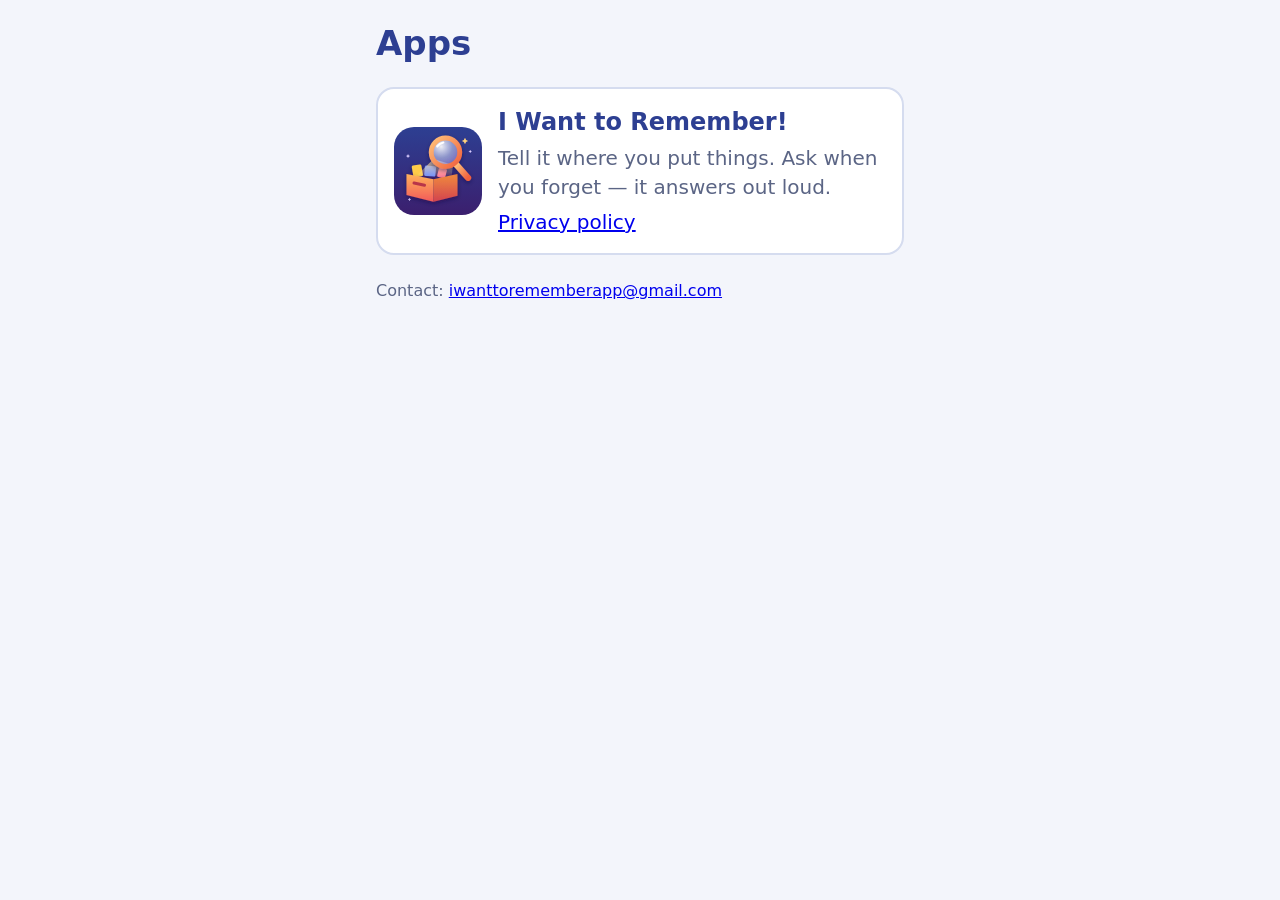
<file: index.html>
<!doctype html>
<html lang="en">
<head>
  <meta charset="utf-8">
  <meta name="viewport" content="width=device-width, initial-scale=1">
  <title>Mikhail's Apps</title>
  <link rel="icon" href="remember/icon.svg">
  <link rel="stylesheet" href="remember/style.css">
  <style>
    .app { text-align: left; }
    .card { display: flex; gap: 16px; align-items: center; background: var(--card); border: 2px solid var(--border); border-radius: 18px; padding: 16px; margin-top: 24px; }
    .card img { width: 88px; height: 88px; border-radius: 20px; flex: none; }
    .card h2 { margin: 0 0 4px; color: var(--accent); font-size: 24px; }
    .card p { margin: 0 0 6px; color: var(--muted); }
  </style>
</head>
<body>
  <main class="app">
    <h1>Apps</h1>
    <div class="card">
      <img src="remember/icon.svg" alt="">
      <div>
        <h2>I Want to Remember!</h2>
        <p>Tell it where you put things. Ask when you forget — it answers out loud.</p>
        <a href="remember/privacy.html">Privacy policy</a>
      </div>
    </div>
    <p class="muted" style="margin-top:24px">Contact: <a href="mailto:iwanttorememberapp@gmail.com">iwanttorememberapp@gmail.com</a></p>
  </main>
</body>
</html>
</file>
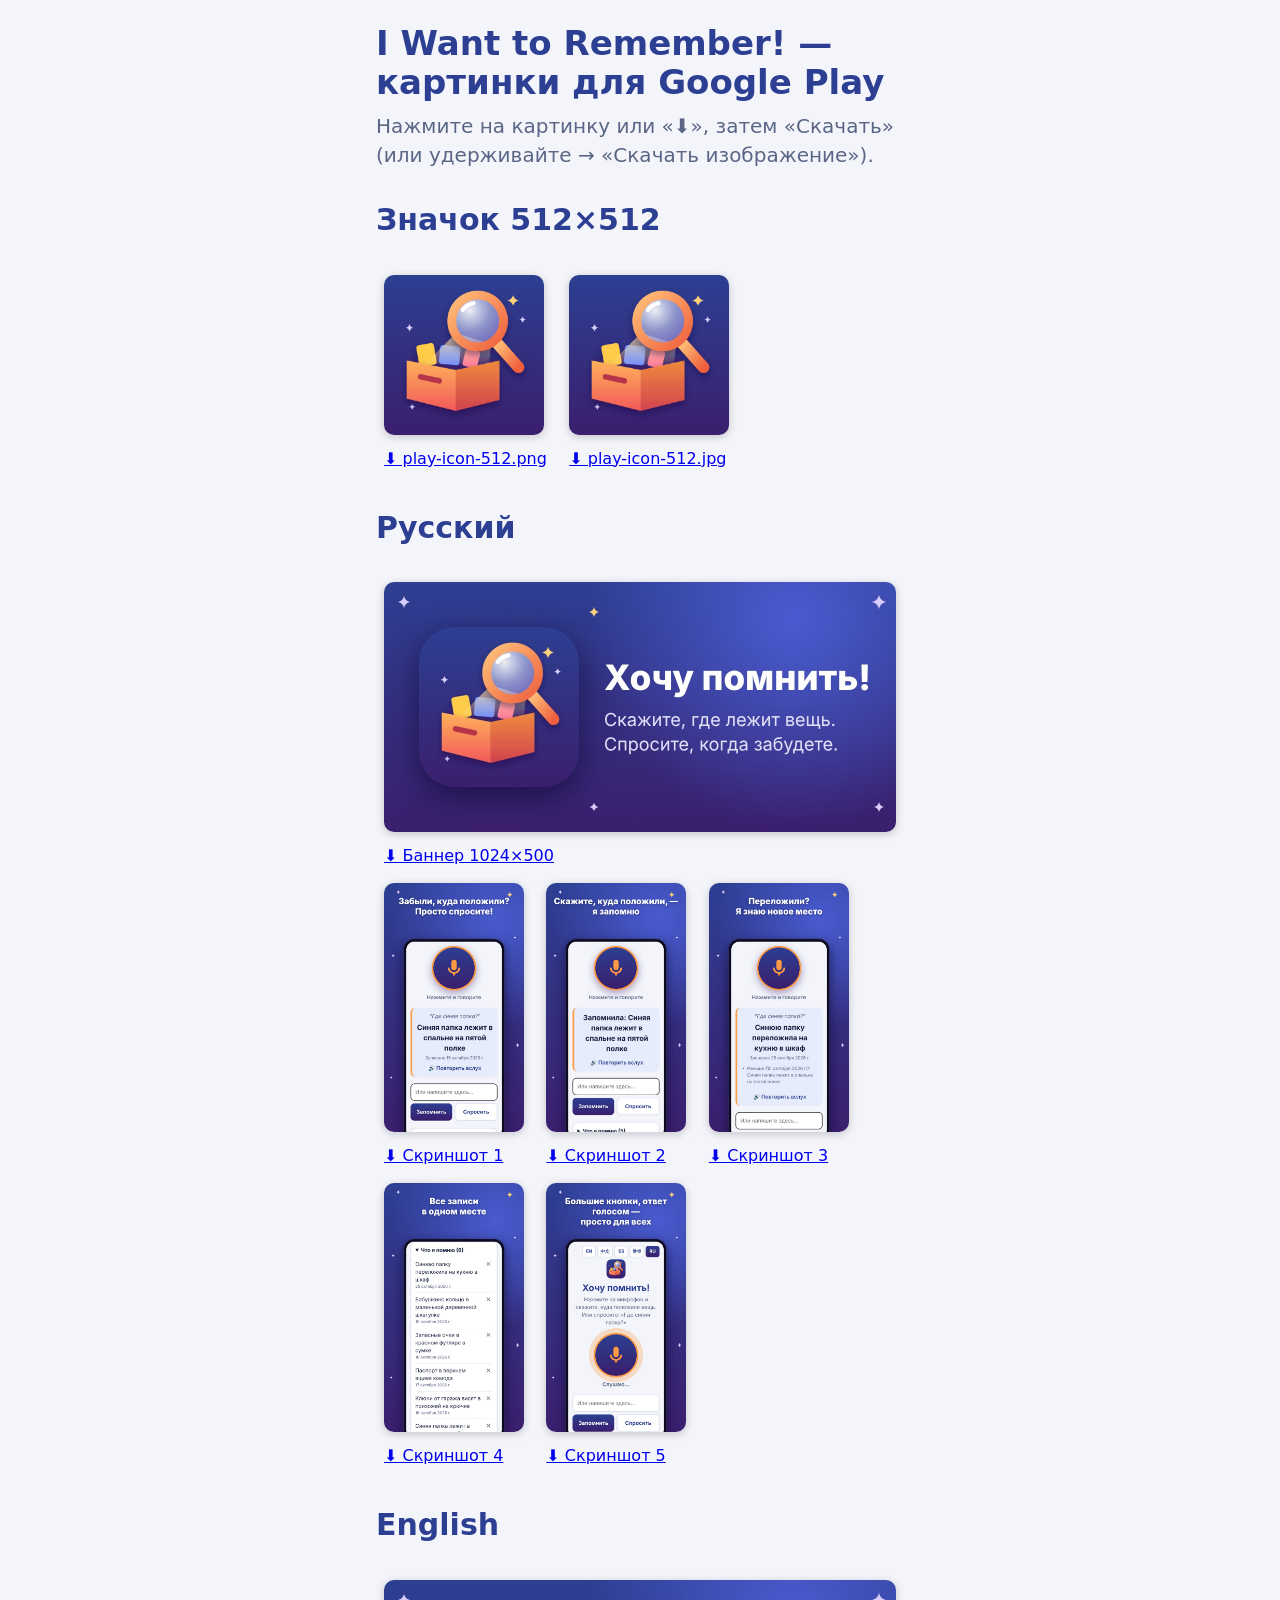
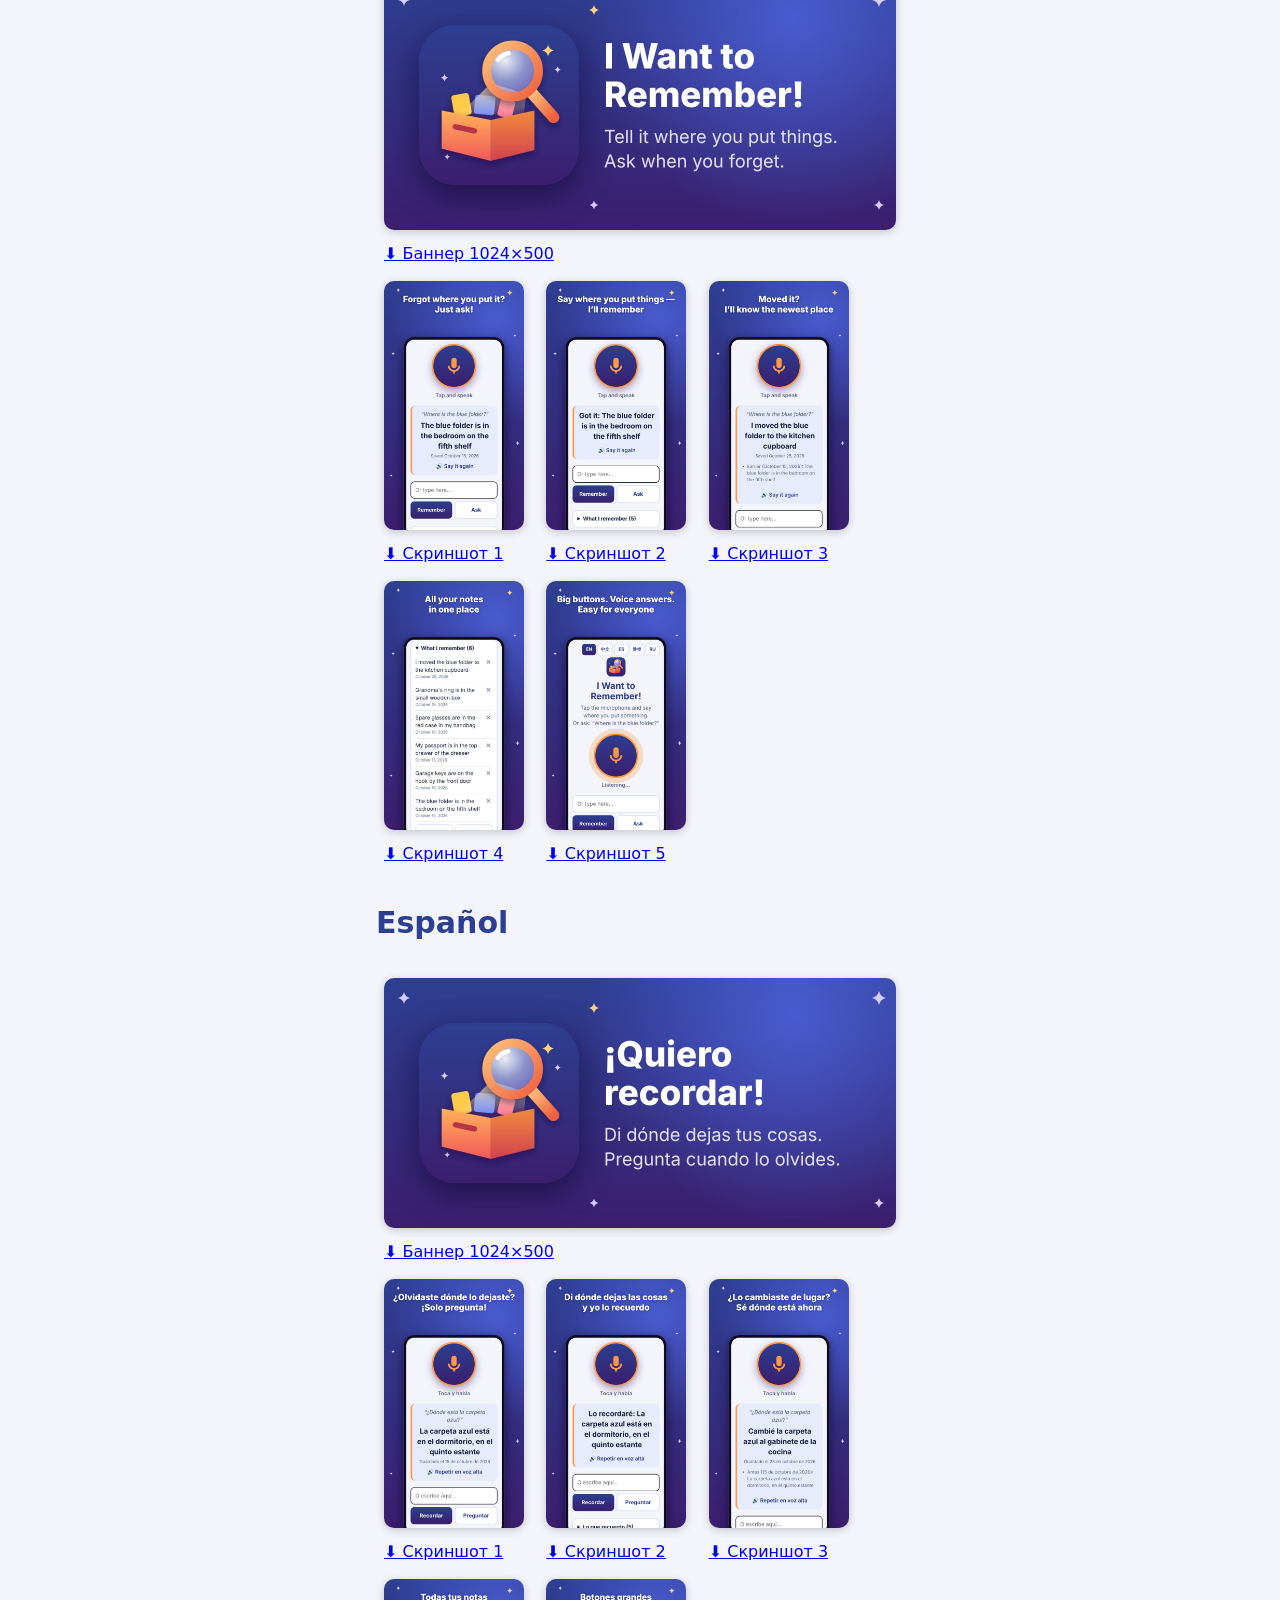
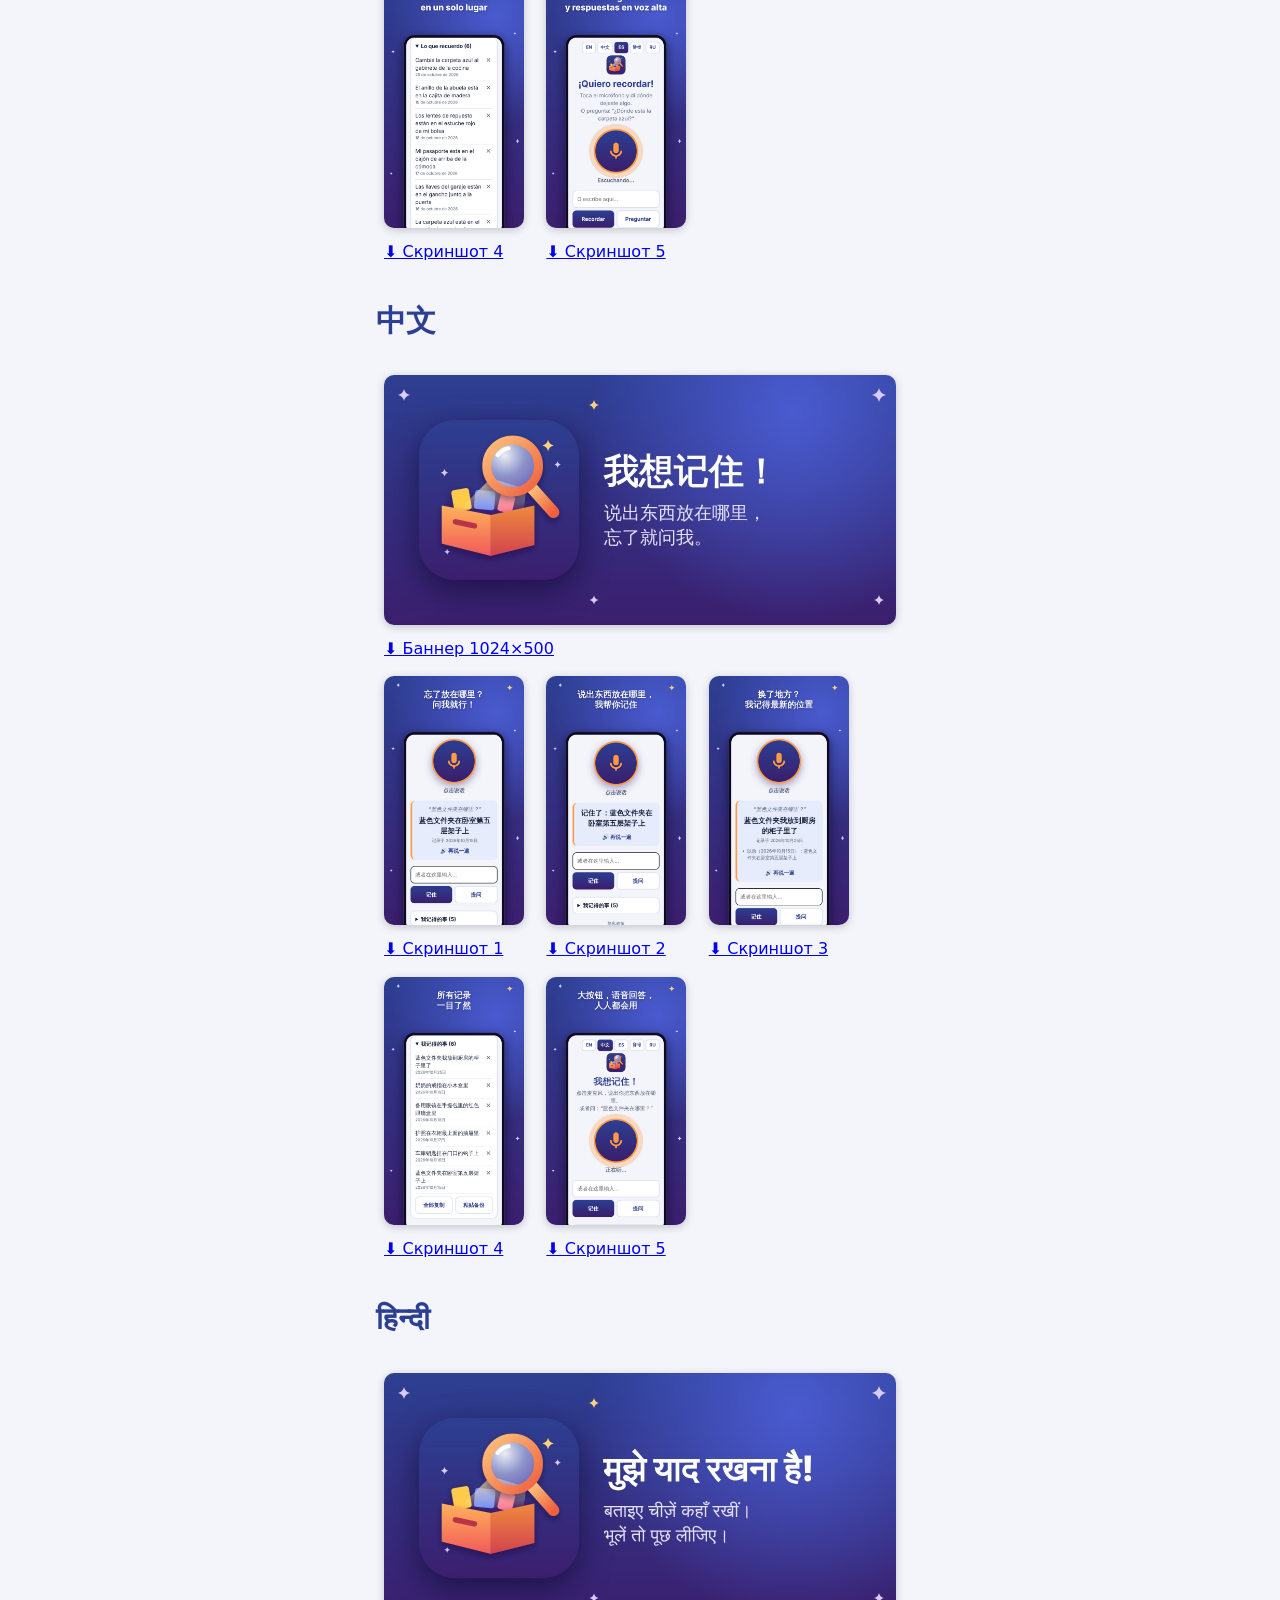
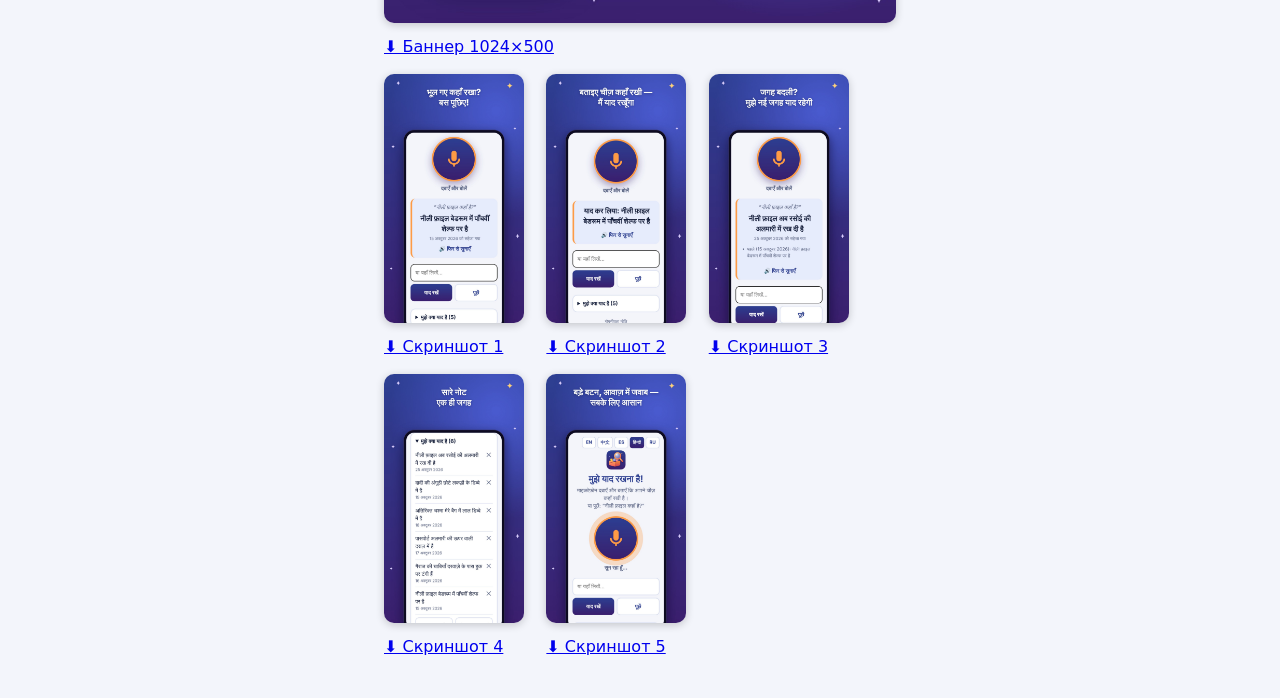
<file: store/index.html>
<!doctype html><html lang="ru"><head><meta charset="utf-8"><meta name="viewport" content="width=device-width, initial-scale=1"><title>Store assets</title><link rel="stylesheet" href="../remember/style.css"><style>.app{text-align:left}figure{display:inline-block;margin:8px;vertical-align:top}figure img{border-radius:10px;box-shadow:0 2px 8px rgb(0 0 0/.2)}figcaption{font-size:16px;margin-top:4px}h2{margin-top:28px;color:var(--accent)}</style></head><body><main class="app">
<h1>I Want to Remember! — картинки для Google Play</h1><p class="hint">Нажмите на картинку или «⬇», затем «Скачать» (или удерживайте → «Скачать изображение»).</p>
<h2>Значок 512×512</h2>
<figure><a href="play-icon-512.png" download><img src="play-icon-512.png" style="width:160px"></a><figcaption><a href="play-icon-512.png" download>⬇ play-icon-512.png</a></figcaption></figure>
<figure><a href="play-icon-512.jpg" download><img src="play-icon-512.jpg" style="width:160px"></a><figcaption><a href="play-icon-512.jpg" download>⬇ play-icon-512.jpg</a></figcaption></figure>
<h2 id="ru">Русский</h2>
<figure><a href="ru/feature-graphic.jpg" download><img src="ru/feature-graphic.jpg" style="width:100%"></a><figcaption><a href="ru/feature-graphic.jpg" download>⬇ Баннер 1024×500</a></figcaption></figure>
<figure><a href="ru/screenshot-1.jpg" download><img src="ru/screenshot-1.jpg" style="width:140px"></a><figcaption><a href="ru/screenshot-1.jpg" download>⬇ Скриншот 1</a></figcaption></figure>
<figure><a href="ru/screenshot-2.jpg" download><img src="ru/screenshot-2.jpg" style="width:140px"></a><figcaption><a href="ru/screenshot-2.jpg" download>⬇ Скриншот 2</a></figcaption></figure>
<figure><a href="ru/screenshot-3.jpg" download><img src="ru/screenshot-3.jpg" style="width:140px"></a><figcaption><a href="ru/screenshot-3.jpg" download>⬇ Скриншот 3</a></figcaption></figure>
<figure><a href="ru/screenshot-4.jpg" download><img src="ru/screenshot-4.jpg" style="width:140px"></a><figcaption><a href="ru/screenshot-4.jpg" download>⬇ Скриншот 4</a></figcaption></figure>
<figure><a href="ru/screenshot-5.jpg" download><img src="ru/screenshot-5.jpg" style="width:140px"></a><figcaption><a href="ru/screenshot-5.jpg" download>⬇ Скриншот 5</a></figcaption></figure>
<h2 id="en">English</h2>
<figure><a href="en/feature-graphic.jpg" download><img src="en/feature-graphic.jpg" style="width:100%"></a><figcaption><a href="en/feature-graphic.jpg" download>⬇ Баннер 1024×500</a></figcaption></figure>
<figure><a href="en/screenshot-1.jpg" download><img src="en/screenshot-1.jpg" style="width:140px"></a><figcaption><a href="en/screenshot-1.jpg" download>⬇ Скриншот 1</a></figcaption></figure>
<figure><a href="en/screenshot-2.jpg" download><img src="en/screenshot-2.jpg" style="width:140px"></a><figcaption><a href="en/screenshot-2.jpg" download>⬇ Скриншот 2</a></figcaption></figure>
<figure><a href="en/screenshot-3.jpg" download><img src="en/screenshot-3.jpg" style="width:140px"></a><figcaption><a href="en/screenshot-3.jpg" download>⬇ Скриншот 3</a></figcaption></figure>
<figure><a href="en/screenshot-4.jpg" download><img src="en/screenshot-4.jpg" style="width:140px"></a><figcaption><a href="en/screenshot-4.jpg" download>⬇ Скриншот 4</a></figcaption></figure>
<figure><a href="en/screenshot-5.jpg" download><img src="en/screenshot-5.jpg" style="width:140px"></a><figcaption><a href="en/screenshot-5.jpg" download>⬇ Скриншот 5</a></figcaption></figure>
<h2 id="es">Español</h2>
<figure><a href="es/feature-graphic.jpg" download><img src="es/feature-graphic.jpg" style="width:100%"></a><figcaption><a href="es/feature-graphic.jpg" download>⬇ Баннер 1024×500</a></figcaption></figure>
<figure><a href="es/screenshot-1.jpg" download><img src="es/screenshot-1.jpg" style="width:140px"></a><figcaption><a href="es/screenshot-1.jpg" download>⬇ Скриншот 1</a></figcaption></figure>
<figure><a href="es/screenshot-2.jpg" download><img src="es/screenshot-2.jpg" style="width:140px"></a><figcaption><a href="es/screenshot-2.jpg" download>⬇ Скриншот 2</a></figcaption></figure>
<figure><a href="es/screenshot-3.jpg" download><img src="es/screenshot-3.jpg" style="width:140px"></a><figcaption><a href="es/screenshot-3.jpg" download>⬇ Скриншот 3</a></figcaption></figure>
<figure><a href="es/screenshot-4.jpg" download><img src="es/screenshot-4.jpg" style="width:140px"></a><figcaption><a href="es/screenshot-4.jpg" download>⬇ Скриншот 4</a></figcaption></figure>
<figure><a href="es/screenshot-5.jpg" download><img src="es/screenshot-5.jpg" style="width:140px"></a><figcaption><a href="es/screenshot-5.jpg" download>⬇ Скриншот 5</a></figcaption></figure>
<h2 id="zh">中文</h2>
<figure><a href="zh/feature-graphic.jpg" download><img src="zh/feature-graphic.jpg" style="width:100%"></a><figcaption><a href="zh/feature-graphic.jpg" download>⬇ Баннер 1024×500</a></figcaption></figure>
<figure><a href="zh/screenshot-1.jpg" download><img src="zh/screenshot-1.jpg" style="width:140px"></a><figcaption><a href="zh/screenshot-1.jpg" download>⬇ Скриншот 1</a></figcaption></figure>
<figure><a href="zh/screenshot-2.jpg" download><img src="zh/screenshot-2.jpg" style="width:140px"></a><figcaption><a href="zh/screenshot-2.jpg" download>⬇ Скриншот 2</a></figcaption></figure>
<figure><a href="zh/screenshot-3.jpg" download><img src="zh/screenshot-3.jpg" style="width:140px"></a><figcaption><a href="zh/screenshot-3.jpg" download>⬇ Скриншот 3</a></figcaption></figure>
<figure><a href="zh/screenshot-4.jpg" download><img src="zh/screenshot-4.jpg" style="width:140px"></a><figcaption><a href="zh/screenshot-4.jpg" download>⬇ Скриншот 4</a></figcaption></figure>
<figure><a href="zh/screenshot-5.jpg" download><img src="zh/screenshot-5.jpg" style="width:140px"></a><figcaption><a href="zh/screenshot-5.jpg" download>⬇ Скриншот 5</a></figcaption></figure>
<h2 id="hi">हिन्दी</h2>
<figure><a href="hi/feature-graphic.jpg" download><img src="hi/feature-graphic.jpg" style="width:100%"></a><figcaption><a href="hi/feature-graphic.jpg" download>⬇ Баннер 1024×500</a></figcaption></figure>
<figure><a href="hi/screenshot-1.jpg" download><img src="hi/screenshot-1.jpg" style="width:140px"></a><figcaption><a href="hi/screenshot-1.jpg" download>⬇ Скриншот 1</a></figcaption></figure>
<figure><a href="hi/screenshot-2.jpg" download><img src="hi/screenshot-2.jpg" style="width:140px"></a><figcaption><a href="hi/screenshot-2.jpg" download>⬇ Скриншот 2</a></figcaption></figure>
<figure><a href="hi/screenshot-3.jpg" download><img src="hi/screenshot-3.jpg" style="width:140px"></a><figcaption><a href="hi/screenshot-3.jpg" download>⬇ Скриншот 3</a></figcaption></figure>
<figure><a href="hi/screenshot-4.jpg" download><img src="hi/screenshot-4.jpg" style="width:140px"></a><figcaption><a href="hi/screenshot-4.jpg" download>⬇ Скриншот 4</a></figcaption></figure>
<figure><a href="hi/screenshot-5.jpg" download><img src="hi/screenshot-5.jpg" style="width:140px"></a><figcaption><a href="hi/screenshot-5.jpg" download>⬇ Скриншот 5</a></figcaption></figure>
</main></body></html>
</file>
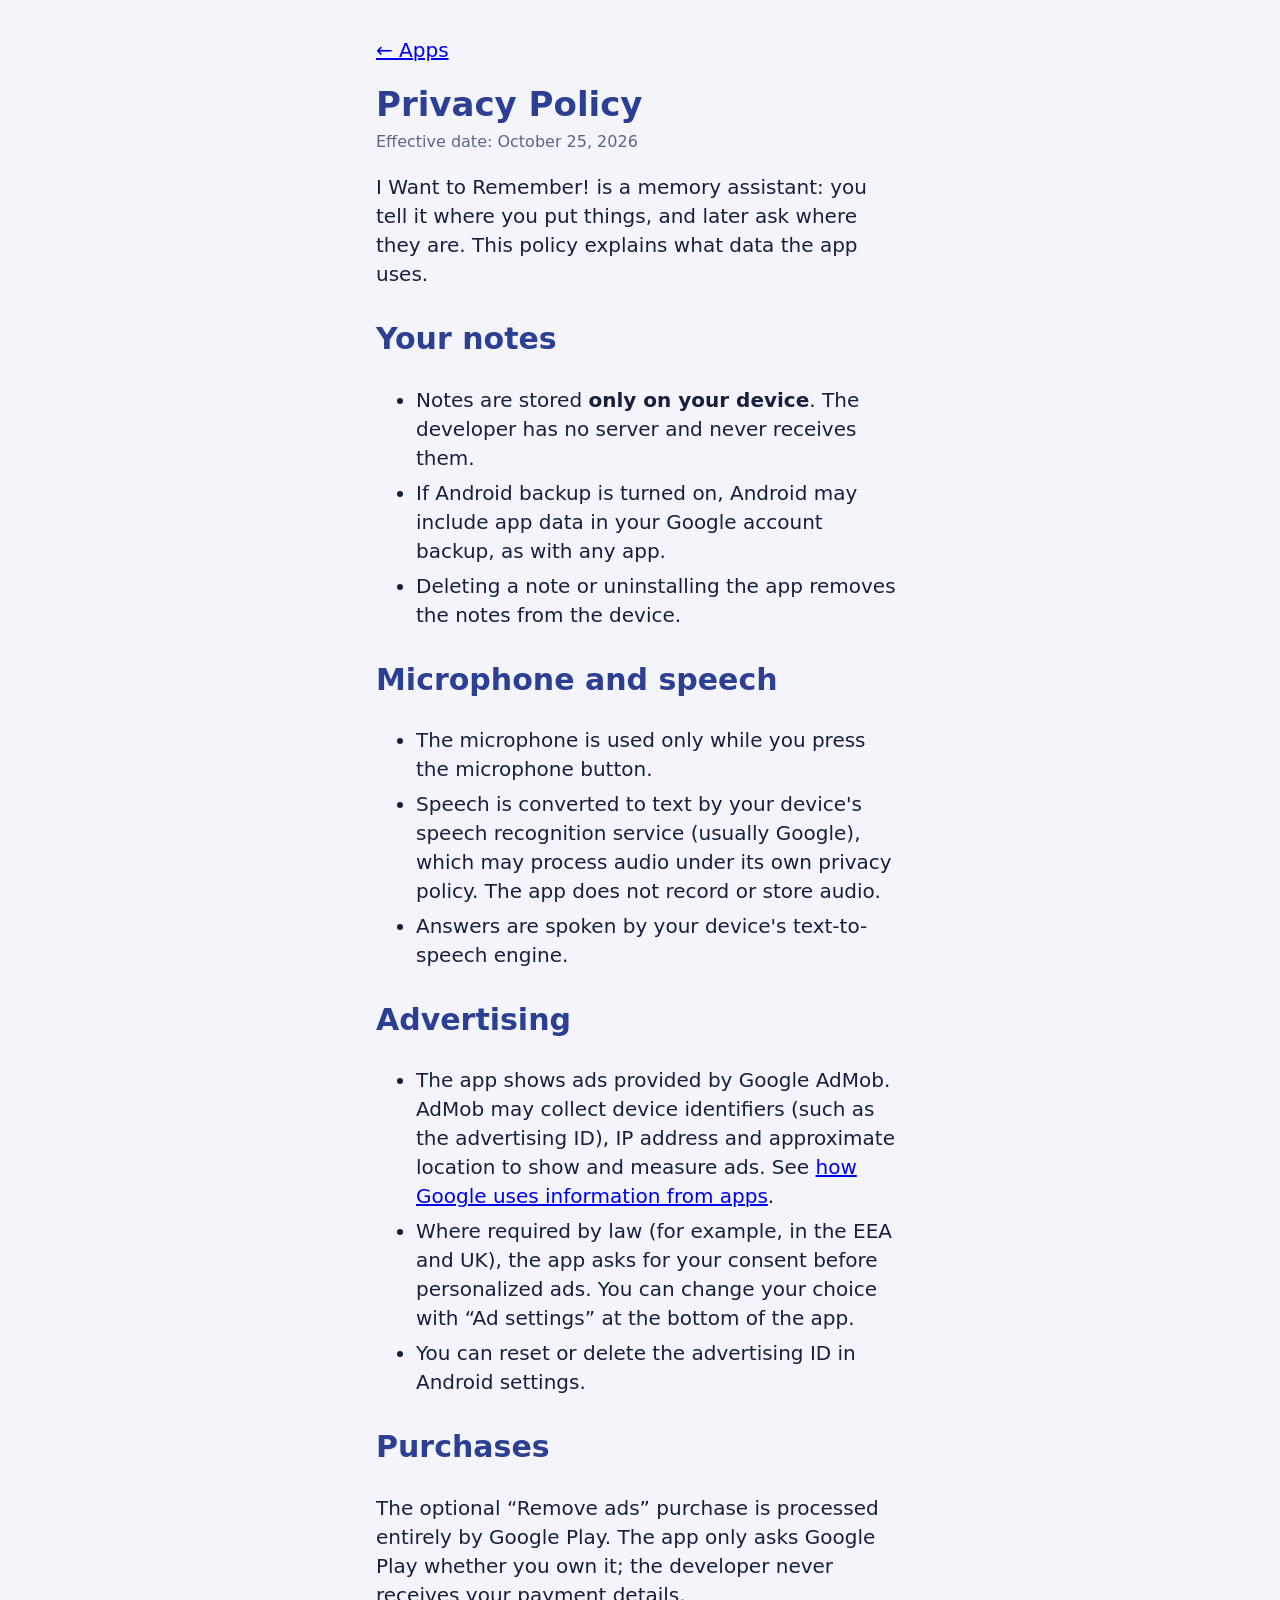
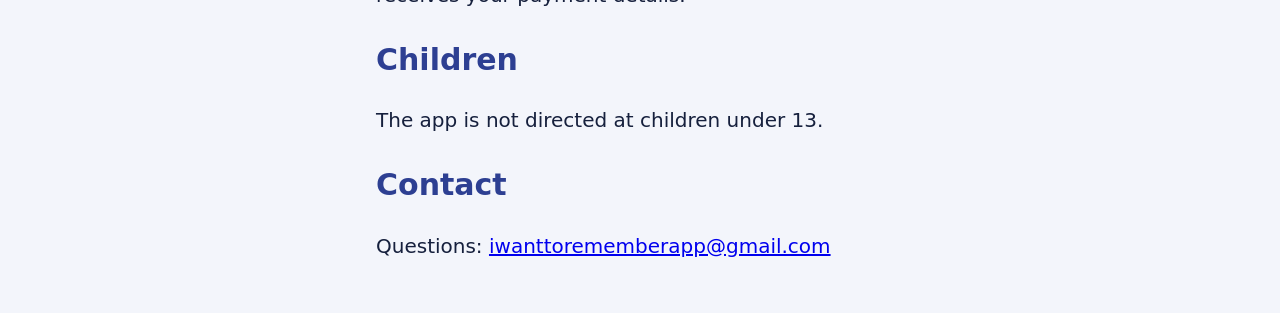
<file: remember/privacy.html>
<!doctype html>
<html lang="en">
<head>
  <meta charset="utf-8">
  <meta name="viewport" content="width=device-width, initial-scale=1">
  <title>I Want to Remember! — Privacy Policy</title>
  <link rel="icon" href="icon.svg">
  <link rel="stylesheet" href="style.css">
  <style>
    .app { text-align: left; }
    h2 { margin-top: 28px; color: var(--accent); }
    li { margin-bottom: 6px; }
  </style>
</head>
<body>
  <main class="app">
    <p><a href="../">← Apps</a></p>

    <h1>Privacy Policy</h1>
    <p class="muted">Effective date: October 25, 2026</p>

    <p>I Want to Remember! is a memory assistant: you tell it where you put things, and later ask where they are.
      This policy explains what data the app uses.</p>

    <h2>Your notes</h2>
    <ul>
      <li>Notes are stored <b>only on your device</b>. The developer has no server and never receives them.</li>
      <li>If Android backup is turned on, Android may include app data in your Google account backup, as with any app.</li>
      <li>Deleting a note or uninstalling the app removes the notes from the device.</li>
    </ul>

    <h2>Microphone and speech</h2>
    <ul>
      <li>The microphone is used only while you press the microphone button.</li>
      <li>Speech is converted to text by your device's speech recognition service (usually Google),
        which may process audio under its own privacy policy. The app does not record or store audio.</li>
      <li>Answers are spoken by your device's text-to-speech engine.</li>
    </ul>

    <h2>Advertising</h2>
    <ul>
      <li>The app shows ads provided by Google AdMob. AdMob may collect device identifiers (such as the advertising ID),
        IP address and approximate location to show and measure ads.
        See <a href="https://policies.google.com/technologies/partner-sites">how Google uses information from apps</a>.</li>
      <li>Where required by law (for example, in the EEA and UK), the app asks for your consent before personalized ads.
        You can change your choice with “Ad settings” at the bottom of the app.</li>
      <li>You can reset or delete the advertising ID in Android settings.</li>
    </ul>

    <h2>Purchases</h2>
    <p>The optional “Remove ads” purchase is processed entirely by Google Play. The app only asks Google Play whether you own it;
      the developer never receives your payment details.</p>

    <h2>Children</h2>
    <p>The app is not directed at children under 13.</p>

    <h2>Contact</h2>
    <p>Questions: <a href="mailto:iwanttorememberapp@gmail.com">iwanttorememberapp@gmail.com</a></p>

  </main>
</body>
</html>
</file>
<file: remember/style.css>
:root {
  --bg: #f3f5fb;
  --card: #fff;
  --text: #16203d;
  --muted: #5b6585;
  --accent: #2d3f92;
  --gold: #ff9a45;
  --brand: linear-gradient(#2d3f92, #3b1f6e);
  --soft: #e6ecfb;
  --border: #d5dcef;
}

@media (prefers-color-scheme: dark) {
  :root {
    --bg: #0f1530;
    --card: #18214a;
    --text: #eef1fb;
    --muted: #a9b2d6;
    --accent: #a9b6ff;
    --soft: #1f2b5e;
    --border: #2c3870;
  }
}

* { box-sizing: border-box; }

body {
  margin: 0;
  background: var(--bg);
  color: var(--text);
  font: 20px/1.45 system-ui, -apple-system, "Segoe UI", Roboto, "Noto Sans", sans-serif;
}

.app {
  max-width: 560px;
  margin: 0 auto;
  padding: max(16px, env(safe-area-inset-top)) 16px 32px;
  text-align: center;
}

.langs {
  display: flex;
  justify-content: flex-end;
  flex-wrap: wrap;
  gap: 6px;
}
.langs button {
  min-width: 52px;
  padding: 7px 10px;
  border: 2px solid var(--border);
  border-radius: 10px;
  background: var(--card);
  color: var(--accent);
  font: inherit;
  font-size: 17px;
  font-weight: 700;
  cursor: pointer;
}
.langs button.active {
  border-color: transparent;
  background: var(--brand);
  color: #fff;
}

.logo { width: 72px; height: 72px; border-radius: 18px; margin-top: 8px; }
h1 { margin: 8px 0 0; font-size: 34px; line-height: 1.15; color: var(--accent); }
.hint { color: var(--muted); margin: 10px 0 24px; }
.muted { color: var(--muted); font-size: 16px; margin: 6px 0 0; }

.mic {
  width: 168px;
  height: 168px;
  border: 6px solid var(--gold);
  border-radius: 50%;
  background: var(--brand);
  box-shadow: 0 10px 28px rgb(59 31 110 / 0.4);
  cursor: pointer;
}
.mic svg { width: 80px; height: 80px; fill: var(--gold); }
.mic.listening { animation: pulse 1.2s ease-in-out infinite; }
@keyframes pulse {
  50% { transform: scale(1.06); box-shadow: 0 0 0 18px rgb(255 154 69 / 0.3); }
}
.mic-label { color: var(--muted); font-weight: 600; margin: 12px 0 24px; }

.reply {
  background: var(--soft);
  border-left: 6px solid var(--gold);
  border-radius: 18px;
  padding: 18px;
  margin-bottom: 24px;
}
.heard { color: var(--muted); font-style: italic; margin: 0 0 8px; }
.heard:empty { display: none; }
.answer { font-size: 27px; font-weight: 700; margin: 0; }
.others { text-align: left; color: var(--muted); font-size: 17px; padding-left: 20px; }
.others:empty { display: none; }

.link {
  margin-top: 12px;
  background: none;
  border: none;
  color: var(--accent);
  font: inherit;
  font-weight: 600;
  cursor: pointer;
}

.text-form input {
  width: 100%;
  padding: 16px;
  border: 2px solid var(--border);
  border-radius: 14px;
  background: var(--card);
  color: var(--text);
  font: inherit;
}

.buttons { display: flex; gap: 10px; margin-top: 10px; }
.buttons button {
  flex: 1;
  padding: 16px 10px;
  border: none;
  border-radius: 14px;
  background: var(--brand);
  color: #fff;
  font: inherit;
  font-weight: 700;
  cursor: pointer;
}
.buttons button.secondary {
  background: var(--card);
  color: var(--accent);
  border: 2px solid var(--border);
}

.notes {
  margin-top: 28px;
  text-align: left;
  background: var(--card);
  border: 2px solid var(--border);
  border-radius: 18px;
  padding: 16px;
}
.notes summary { cursor: pointer; font-weight: 700; }
.notes ul { list-style: none; padding: 0; margin: 12px 0 0; }
.notes li {
  display: flex;
  align-items: flex-start;
  gap: 8px;
  padding: 12px 0;
  border-bottom: 1px solid var(--border);
}
.notes li span { flex: 1; }
.notes small { display: block; color: var(--muted); font-size: 15px; }
.delete {
  border: none;
  background: none;
  color: var(--muted);
  font-size: 24px;
  padding: 0 6px;
  cursor: pointer;
}

.footer { margin-top: 24px; font-size: 16px; display: flex; flex-direction: column; align-items: center; gap: 4px; }
.footer a { color: var(--muted); }
.footer .link { margin: 0; font-size: 16px; }
</file>
